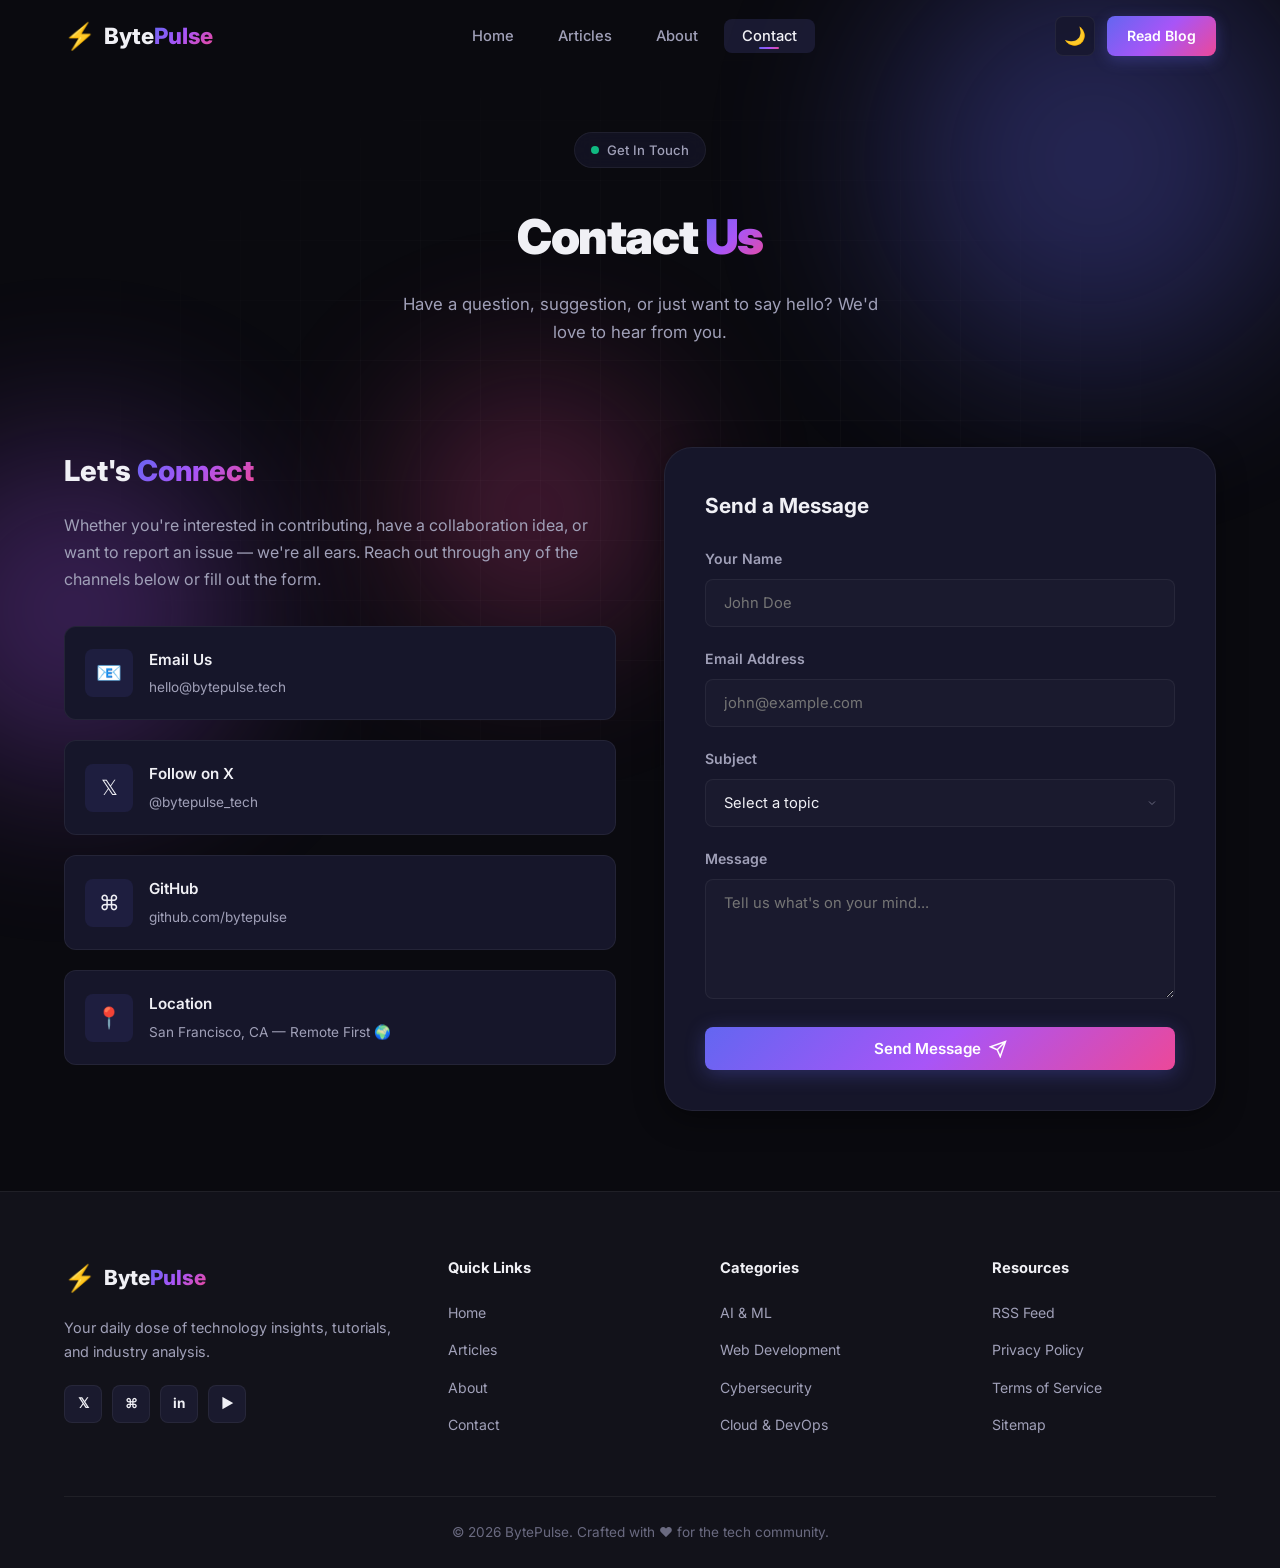
<file: contact.html>
<!DOCTYPE html>
<html lang="en">

<head>
    <meta charset="UTF-8">
    <meta name="viewport" content="width=device-width, initial-scale=1.0">
    <title>Contact Us — BytePulse Tech Blog</title>
    <meta name="description"
        content="Get in touch with the BytePulse team. We'd love to hear from you — whether it's feedback, collaboration, or just a hello.">
    <link rel="preconnect" href="https://fonts.googleapis.com">
    <link rel="preconnect" href="https://fonts.gstatic.com" crossorigin>
    <link
        href="https://fonts.googleapis.com/css2?family=Inter:wght@300;400;500;600;700;800;900&family=JetBrains+Mono:wght@400;500;600&display=swap"
        rel="stylesheet">
    <link rel="stylesheet" href="style.css">
</head>

<body>
    <!-- Navigation -->
    <nav class="navbar" id="navbar">
        <div class="nav-container">
            <a href="index.html" class="nav-logo" id="nav-logo">
                <span class="logo-icon">⚡</span>
                <span class="logo-text">Byte<span class="logo-accent">Pulse</span></span>
            </a>
            <ul class="nav-links" id="nav-links">
                <li><a href="index.html" class="nav-link">Home</a></li>
                <li><a href="blog.html" class="nav-link">Articles</a></li>
                <li><a href="about.html" class="nav-link">About</a></li>
                <li><a href="contact.html" class="nav-link active">Contact</a></li>
            </ul>
            <div class="nav-actions">
                <button class="theme-toggle" id="theme-toggle" aria-label="Toggle dark mode">
                    <span class="theme-icon">🌙</span>
                </button>
                <a href="blog.html" class="nav-cta">Read Blog</a>
                <button class="hamburger" id="hamburger" aria-label="Toggle menu">
                    <span></span><span></span><span></span>
                </button>
            </div>
        </div>
    </nav>

    <!-- Background Effects -->
    <div class="hero-bg-effects">
        <div class="hero-orb hero-orb-1"></div>
        <div class="hero-orb hero-orb-2"></div>
        <div class="hero-orb hero-orb-3"></div>
        <div class="hero-grid"></div>
    </div>

    <!-- Page Hero -->
    <section class="page-hero">
        <div class="hero-badge">
            <span class="badge-dot"></span>
            <span>Get In Touch</span>
        </div>
        <h1>Contact <span class="gradient-text">Us</span></h1>
        <p>Have a question, suggestion, or just want to say hello? We'd love to hear from you.</p>
    </section>

    <!-- Contact Section -->
    <section class="contact-section">
        <div class="container">
            <div class="contact-grid">
                <!-- Contact Info -->
                <div class="contact-info">
                    <h2>Let's <span class="gradient-text">Connect</span></h2>
                    <p>Whether you're interested in contributing, have a collaboration idea, or want to report an issue
                        — we're all ears. Reach out through any of the channels below or fill out the form.</p>

                    <div class="contact-methods">
                        <div class="contact-method" id="contact-email">
                            <div class="method-icon">📧</div>
                            <div class="method-info">
                                <h3>Email Us</h3>
                                <p>hello@bytepulse.tech</p>
                            </div>
                        </div>
                        <div class="contact-method" id="contact-twitter">
                            <div class="method-icon">𝕏</div>
                            <div class="method-info">
                                <h3>Follow on X</h3>
                                <p>@bytepulse_tech</p>
                            </div>
                        </div>
                        <div class="contact-method" id="contact-github">
                            <div class="method-icon">⌘</div>
                            <div class="method-info">
                                <h3>GitHub</h3>
                                <p>github.com/bytepulse</p>
                            </div>
                        </div>
                        <div class="contact-method" id="contact-location">
                            <div class="method-icon">📍</div>
                            <div class="method-info">
                                <h3>Location</h3>
                                <p>San Francisco, CA — Remote First 🌍</p>
                            </div>
                        </div>
                    </div>
                </div>

                <!-- Contact Form -->
                <div class="contact-form-card" id="contact-form-card">
                    <h3>Send a Message</h3>
                    <form id="contact-form">
                        <div class="form-group">
                            <label for="contact-name">Your Name</label>
                            <input type="text" id="contact-name" name="name" placeholder="John Doe" required>
                        </div>
                        <div class="form-group">
                            <label for="contact-email-input">Email Address</label>
                            <input type="email" id="contact-email-input" name="email" placeholder="john@example.com"
                                required>
                        </div>
                        <div class="form-group">
                            <label for="contact-subject">Subject</label>
                            <select id="contact-subject" name="subject" required>
                                <option value="" disabled selected>Select a topic</option>
                                <option value="general">General Inquiry</option>
                                <option value="collaboration">Collaboration</option>
                                <option value="contribute">Write for Us</option>
                                <option value="feedback">Feedback</option>
                                <option value="bug">Report a Bug</option>
                            </select>
                        </div>
                        <div class="form-group">
                            <label for="contact-message">Message</label>
                            <textarea id="contact-message" name="message" placeholder="Tell us what's on your mind..."
                                rows="5" required></textarea>
                        </div>
                        <button type="submit" class="btn btn-primary" style="width: 100%; justify-content: center;"
                            id="contact-submit">
                            Send Message
                            <svg width="18" height="18" viewBox="0 0 24 24" fill="none" stroke="currentColor"
                                stroke-width="2">
                                <path d="M22 2L11 13M22 2l-7 20-4-9-9-4 20-7z" />
                            </svg>
                        </button>
                    </form>
                </div>
            </div>
        </div>
    </section>

    <!-- Footer -->
    <footer class="footer" id="footer">
        <div class="container">
            <div class="footer-grid">
                <div class="footer-brand">
                    <a href="index.html" class="footer-logo">
                        <span class="logo-icon">⚡</span>
                        <span class="logo-text">Byte<span class="logo-accent">Pulse</span></span>
                    </a>
                    <p class="footer-tagline">Your daily dose of technology insights, tutorials, and industry analysis.
                    </p>
                    <div class="footer-socials">
                        <a href="#" class="social-link" aria-label="Twitter">𝕏</a>
                        <a href="#" class="social-link" aria-label="GitHub">⌘</a>
                        <a href="#" class="social-link" aria-label="LinkedIn">in</a>
                        <a href="#" class="social-link" aria-label="YouTube">▶</a>
                    </div>
                </div>
                <div class="footer-links">
                    <h4>Quick Links</h4>
                    <ul>
                        <li><a href="index.html">Home</a></li>
                        <li><a href="blog.html">Articles</a></li>
                        <li><a href="about.html">About</a></li>
                        <li><a href="contact.html">Contact</a></li>
                    </ul>
                </div>
                <div class="footer-links">
                    <h4>Categories</h4>
                    <ul>
                        <li><a href="blog.html">AI & ML</a></li>
                        <li><a href="blog.html">Web Development</a></li>
                        <li><a href="blog.html">Cybersecurity</a></li>
                        <li><a href="blog.html">Cloud & DevOps</a></li>
                    </ul>
                </div>
                <div class="footer-links">
                    <h4>Resources</h4>
                    <ul>
                        <li><a href="#">RSS Feed</a></li>
                        <li><a href="#">Privacy Policy</a></li>
                        <li><a href="#">Terms of Service</a></li>
                        <li><a href="#">Sitemap</a></li>
                    </ul>
                </div>
            </div>
            <div class="footer-bottom">
                <p>&copy; 2026 BytePulse. Crafted with ❤️ for the tech community.</p>
            </div>
        </div>
    </footer>

    <script src="script.js"></script>
</body>

</html>
</file>
<file: style.css>
/* ============================================
   BYTEPULSE — TECH BLOG DESIGN SYSTEM
   ============================================ */

/* ---------- CSS Custom Properties ---------- */
:root {
    /* Colors — Dark Theme (Default) */
    --bg-primary: #0a0a0f;
    --bg-secondary: #12121a;
    --bg-tertiary: #1a1a2e;
    --bg-card: #16162a;
    --bg-card-hover: #1e1e3a;
    --bg-glass: rgba(22, 22, 42, 0.7);
    --bg-glass-hover: rgba(30, 30, 58, 0.8);

    --text-primary: #f0f0f5;
    --text-secondary: #a0a0b8;
    --text-muted: #6a6a80;
    --text-accent: #818cf8;

    --accent-primary: #6366f1;
    --accent-secondary: #818cf8;
    --accent-gradient: linear-gradient(135deg, #6366f1, #a855f7, #ec4899);
    --accent-glow: rgba(99, 102, 241, 0.3);

    --border-color: rgba(255, 255, 255, 0.06);
    --border-hover: rgba(255, 255, 255, 0.12);

    --shadow-sm: 0 2px 8px rgba(0, 0, 0, 0.3);
    --shadow-md: 0 8px 30px rgba(0, 0, 0, 0.4);
    --shadow-lg: 0 20px 60px rgba(0, 0, 0, 0.5);
    --shadow-glow: 0 0 40px rgba(99, 102, 241, 0.15);

    --radius-sm: 8px;
    --radius-md: 12px;
    --radius-lg: 20px;
    --radius-xl: 28px;

    --transition-fast: 0.2s ease;
    --transition-med: 0.35s ease;
    --transition-slow: 0.5s ease;

    --font-sans: 'Inter', -apple-system, BlinkMacSystemFont, sans-serif;
    --font-mono: 'JetBrains Mono', 'Fira Code', monospace;

    --container-max: 1200px;
    --nav-height: 72px;
}

/* Light Theme */
[data-theme="light"] {
    --bg-primary: #f8f9fc;
    --bg-secondary: #ffffff;
    --bg-tertiary: #f0f1f5;
    --bg-card: #ffffff;
    --bg-card-hover: #f5f5ff;
    --bg-glass: rgba(255, 255, 255, 0.8);
    --bg-glass-hover: rgba(255, 255, 255, 0.9);

    --text-primary: #1a1a2e;
    --text-secondary: #555570;
    --text-muted: #8888a0;
    --text-accent: #6366f1;

    --border-color: rgba(0, 0, 0, 0.08);
    --border-hover: rgba(0, 0, 0, 0.15);

    --shadow-sm: 0 2px 8px rgba(0, 0, 0, 0.06);
    --shadow-md: 0 8px 30px rgba(0, 0, 0, 0.08);
    --shadow-lg: 0 20px 60px rgba(0, 0, 0, 0.1);
    --shadow-glow: 0 0 40px rgba(99, 102, 241, 0.08);
}

/* ---------- Reset & Base ---------- */
*, *::before, *::after {
    margin: 0;
    padding: 0;
    box-sizing: border-box;
}

html {
    scroll-behavior: smooth;
    -webkit-font-smoothing: antialiased;
    -moz-osx-font-smoothing: grayscale;
}

body {
    font-family: var(--font-sans);
    background: var(--bg-primary);
    color: var(--text-primary);
    line-height: 1.7;
    overflow-x: hidden;
    transition: background var(--transition-med), color var(--transition-med);
}

a {
    text-decoration: none;
    color: inherit;
    transition: color var(--transition-fast);
}

img {
    max-width: 100%;
    height: auto;
    display: block;
}

ul { list-style: none; }

.container {
    width: 100%;
    max-width: var(--container-max);
    margin: 0 auto;
    padding: 0 24px;
}

/* ---------- Selection ---------- */
::selection {
    background: var(--accent-primary);
    color: white;
}

/* ---------- Scrollbar (Webkit) ---------- */
::-webkit-scrollbar {
    width: 8px;
}
::-webkit-scrollbar-track {
    background: var(--bg-secondary);
}
::-webkit-scrollbar-thumb {
    background: var(--accent-primary);
    border-radius: 4px;
}

/* ============================================
   NAVIGATION
   ============================================ */
.navbar {
    position: fixed;
    top: 0;
    left: 0;
    right: 0;
    height: var(--nav-height);
    z-index: 1000;
    background: transparent;
    transition: background var(--transition-med), box-shadow var(--transition-med), backdrop-filter var(--transition-med);
}

.navbar.scrolled {
    background: var(--bg-glass);
    backdrop-filter: blur(20px);
    -webkit-backdrop-filter: blur(20px);
    box-shadow: var(--shadow-sm);
    border-bottom: 1px solid var(--border-color);
}

.nav-container {
    max-width: var(--container-max);
    margin: 0 auto;
    padding: 0 24px;
    height: 100%;
    display: flex;
    align-items: center;
    justify-content: space-between;
}

.nav-logo {
    display: flex;
    align-items: center;
    gap: 8px;
    font-size: 1.4rem;
    font-weight: 800;
    z-index: 1001;
}

.logo-icon {
    font-size: 1.6rem;
    animation: pulse-glow 2s ease-in-out infinite;
}

@keyframes pulse-glow {
    0%, 100% { filter: drop-shadow(0 0 8px rgba(99, 102, 241, 0.5)); }
    50% { filter: drop-shadow(0 0 16px rgba(99, 102, 241, 0.8)); }
}

.logo-accent {
    background: var(--accent-gradient);
    -webkit-background-clip: text;
    -webkit-text-fill-color: transparent;
    background-clip: text;
}

.nav-links {
    display: flex;
    gap: 8px;
}

.nav-link {
    padding: 8px 18px;
    font-size: 0.92rem;
    font-weight: 500;
    color: var(--text-secondary);
    border-radius: var(--radius-sm);
    transition: all var(--transition-fast);
    position: relative;
}

.nav-link:hover,
.nav-link.active {
    color: var(--text-primary);
    background: var(--bg-glass-hover);
}

.nav-link.active::after {
    content: '';
    position: absolute;
    bottom: 4px;
    left: 50%;
    transform: translateX(-50%);
    width: 20px;
    height: 2px;
    background: var(--accent-gradient);
    border-radius: 1px;
}

.nav-actions {
    display: flex;
    align-items: center;
    gap: 12px;
}

.theme-toggle {
    width: 40px;
    height: 40px;
    border: 1px solid var(--border-color);
    border-radius: var(--radius-sm);
    background: var(--bg-glass);
    cursor: pointer;
    display: flex;
    align-items: center;
    justify-content: center;
    font-size: 1.1rem;
    transition: all var(--transition-fast);
}

.theme-toggle:hover {
    background: var(--bg-glass-hover);
    border-color: var(--border-hover);
    transform: scale(1.05);
}

.nav-cta {
    padding: 8px 20px;
    background: var(--accent-gradient);
    color: white;
    font-size: 0.88rem;
    font-weight: 600;
    border-radius: var(--radius-sm);
    transition: all var(--transition-fast);
    box-shadow: 0 4px 15px var(--accent-glow);
}

.nav-cta:hover {
    transform: translateY(-2px);
    box-shadow: 0 6px 25px var(--accent-glow);
}

/* Hamburger */
.hamburger {
    display: none;
    flex-direction: column;
    gap: 5px;
    background: none;
    border: none;
    cursor: pointer;
    padding: 4px;
    z-index: 1001;
}

.hamburger span {
    width: 24px;
    height: 2px;
    background: var(--text-primary);
    border-radius: 2px;
    transition: all var(--transition-fast);
}

.hamburger.active span:nth-child(1) {
    transform: rotate(45deg) translate(5px, 5px);
}
.hamburger.active span:nth-child(2) {
    opacity: 0;
}
.hamburger.active span:nth-child(3) {
    transform: rotate(-45deg) translate(5px, -5px);
}

/* ============================================
   BUTTONS
   ============================================ */
.btn {
    display: inline-flex;
    align-items: center;
    gap: 8px;
    padding: 12px 28px;
    font-family: var(--font-sans);
    font-size: 0.95rem;
    font-weight: 600;
    border: none;
    border-radius: var(--radius-sm);
    cursor: pointer;
    transition: all var(--transition-fast);
}

.btn-primary {
    background: var(--accent-gradient);
    color: white;
    box-shadow: 0 4px 20px var(--accent-glow);
}

.btn-primary:hover {
    transform: translateY(-2px);
    box-shadow: 0 8px 30px var(--accent-glow);
}

.btn-secondary {
    background: var(--bg-glass);
    color: var(--text-primary);
    border: 1px solid var(--border-color);
    backdrop-filter: blur(10px);
}

.btn-secondary:hover {
    background: var(--bg-glass-hover);
    border-color: var(--border-hover);
    transform: translateY(-2px);
}

/* ============================================
   HERO SECTION
   ============================================ */
.hero {
    min-height: 100vh;
    display: flex;
    align-items: center;
    justify-content: center;
    padding: calc(var(--nav-height) + 40px) 24px 60px;
    position: relative;
    overflow: hidden;
    max-width: var(--container-max);
    margin: 0 auto;
    gap: 60px;
}

.hero-bg-effects {
    position: fixed;
    top: 0;
    left: 0;
    width: 100%;
    height: 100%;
    pointer-events: none;
    z-index: -1;
}

.hero-orb {
    position: absolute;
    border-radius: 50%;
    filter: blur(80px);
    opacity: 0.4;
}

.hero-orb-1 {
    width: 500px;
    height: 500px;
    background: radial-gradient(circle, #6366f1, transparent);
    top: -10%;
    right: -5%;
    animation: float-orb 8s ease-in-out infinite;
}

.hero-orb-2 {
    width: 400px;
    height: 400px;
    background: radial-gradient(circle, #a855f7, transparent);
    bottom: 10%;
    left: -10%;
    animation: float-orb 10s ease-in-out infinite reverse;
}

.hero-orb-3 {
    width: 300px;
    height: 300px;
    background: radial-gradient(circle, #ec4899, transparent);
    top: 40%;
    left: 30%;
    animation: float-orb 12s ease-in-out infinite 2s;
}

@keyframes float-orb {
    0%, 100% { transform: translate(0, 0) scale(1); }
    33% { transform: translate(30px, -30px) scale(1.05); }
    66% { transform: translate(-20px, 20px) scale(0.95); }
}

.hero-grid {
    position: absolute;
    inset: 0;
    background-image:
        linear-gradient(rgba(255, 255, 255, 0.02) 1px, transparent 1px),
        linear-gradient(90deg, rgba(255, 255, 255, 0.02) 1px, transparent 1px);
    background-size: 60px 60px;
    mask-image: radial-gradient(ellipse at center, black 30%, transparent 70%);
    -webkit-mask-image: radial-gradient(ellipse at center, black 30%, transparent 70%);
}

[data-theme="light"] .hero-grid {
    background-image:
        linear-gradient(rgba(0, 0, 0, 0.04) 1px, transparent 1px),
        linear-gradient(90deg, rgba(0, 0, 0, 0.04) 1px, transparent 1px);
}

.hero-content {
    flex: 1;
    max-width: 600px;
}

.hero-badge {
    display: inline-flex;
    align-items: center;
    gap: 8px;
    padding: 6px 16px;
    background: var(--bg-glass);
    border: 1px solid var(--border-color);
    border-radius: 50px;
    font-size: 0.82rem;
    font-weight: 500;
    color: var(--text-secondary);
    margin-bottom: 28px;
    backdrop-filter: blur(10px);
}

.badge-dot {
    width: 8px;
    height: 8px;
    background: #10b981;
    border-radius: 50%;
    animation: pulse-dot 2s ease-in-out infinite;
}

@keyframes pulse-dot {
    0%, 100% { box-shadow: 0 0 0 0 rgba(16, 185, 129, 0.4); }
    50% { box-shadow: 0 0 0 6px rgba(16, 185, 129, 0); }
}

.hero-title {
    font-size: clamp(2.5rem, 5vw, 3.8rem);
    font-weight: 900;
    line-height: 1.1;
    letter-spacing: -0.03em;
    margin-bottom: 20px;
}

.gradient-text {
    background: var(--accent-gradient);
    -webkit-background-clip: text;
    -webkit-text-fill-color: transparent;
    background-clip: text;
}

.hero-subtitle {
    font-size: 1.08rem;
    color: var(--text-secondary);
    line-height: 1.7;
    margin-bottom: 32px;
    max-width: 500px;
}

.hero-actions {
    display: flex;
    gap: 16px;
    margin-bottom: 48px;
    flex-wrap: wrap;
}

.hero-stats {
    display: flex;
    align-items: center;
    gap: 28px;
}

.stat {
    display: flex;
    flex-direction: column;
}

.stat-number {
    font-size: 1.8rem;
    font-weight: 800;
    color: var(--text-primary);
    font-variant-numeric: tabular-nums;
}

.stat-plus {
    font-size: 1.8rem;
    font-weight: 800;
    background: var(--accent-gradient);
    -webkit-background-clip: text;
    -webkit-text-fill-color: transparent;
    background-clip: text;
}

.stat-label {
    font-size: 0.82rem;
    color: var(--text-muted);
    font-weight: 500;
}

.stat-divider {
    width: 1px;
    height: 40px;
    background: var(--border-color);
}

/* Code Window */
.hero-visual {
    flex: 1;
    max-width: 480px;
}

.code-window {
    background: var(--bg-card);
    border: 1px solid var(--border-color);
    border-radius: var(--radius-lg);
    overflow: hidden;
    box-shadow: var(--shadow-lg), var(--shadow-glow);
    transition: transform var(--transition-med), box-shadow var(--transition-med);
}

.code-window:hover {
    transform: translateY(-4px) rotate(-0.5deg);
    box-shadow: var(--shadow-lg), 0 0 60px rgba(99, 102, 241, 0.2);
}

.code-header {
    display: flex;
    align-items: center;
    gap: 8px;
    padding: 14px 18px;
    background: var(--bg-tertiary);
    border-bottom: 1px solid var(--border-color);
}

.code-dot {
    width: 12px;
    height: 12px;
    border-radius: 50%;
}
.code-dot.red { background: #ff5f57; }
.code-dot.yellow { background: #ffbd2e; }
.code-dot.green { background: #28ca41; }

.code-filename {
    margin-left: auto;
    font-family: var(--font-mono);
    font-size: 0.78rem;
    color: var(--text-muted);
}

.code-body {
    padding: 24px;
    font-family: var(--font-mono);
    font-size: 0.88rem;
    line-height: 1.8;
    overflow-x: auto;
}

.code-keyword { color: #c084fc; }
.code-var { color: #67e8f9; }
.code-prop { color: #fbbf24; }
.code-string { color: #34d399; }

/* Animate In */
.animate-in {
    opacity: 0;
    transform: translateY(30px);
    animation: slide-up 0.8s ease forwards;
}

.animate-in:nth-child(1) { animation-delay: 0.1s; }
.animate-in:nth-child(2) { animation-delay: 0.25s; }
.animate-in:nth-child(3) { animation-delay: 0.4s; }
.animate-in:nth-child(4) { animation-delay: 0.55s; }
.animate-in:nth-child(5) { animation-delay: 0.7s; }
.animate-in:nth-child(6) { animation-delay: 0.85s; }

@keyframes slide-up {
    to {
        opacity: 1;
        transform: translateY(0);
    }
}

/* ============================================
   SECTION COMMON
   ============================================ */
.section-header {
    text-align: center;
    margin-bottom: 48px;
}

.section-tag {
    display: inline-block;
    padding: 4px 14px;
    background: rgba(99, 102, 241, 0.1);
    color: var(--accent-secondary);
    font-size: 0.8rem;
    font-weight: 600;
    border-radius: 50px;
    text-transform: uppercase;
    letter-spacing: 0.08em;
    margin-bottom: 12px;
}

.section-title {
    font-size: clamp(1.8rem, 3.5vw, 2.4rem);
    font-weight: 800;
    letter-spacing: -0.02em;
    margin-bottom: 12px;
}

.section-desc {
    color: var(--text-secondary);
    font-size: 1.02rem;
    max-width: 500px;
    margin: 0 auto;
}

/* ============================================
   FEATURED POST
   ============================================ */
.featured-section {
    padding: 80px 0;
}

.featured-card {
    display: grid;
    grid-template-columns: 1fr 1fr;
    background: var(--bg-card);
    border: 1px solid var(--border-color);
    border-radius: var(--radius-xl);
    overflow: hidden;
    box-shadow: var(--shadow-md);
    transition: all var(--transition-med);
}

.featured-card:hover {
    box-shadow: var(--shadow-lg), var(--shadow-glow);
    transform: translateY(-4px);
    border-color: var(--border-hover);
}

.featured-image {
    position: relative;
    min-height: 360px;
    overflow: hidden;
}

.featured-image img {
    width: 100%;
    height: 100%;
    object-fit: cover;
    transition: transform var(--transition-slow);
}

.featured-card:hover .featured-image img {
    transform: scale(1.05);
}

.featured-overlay {
    position: absolute;
    inset: 0;
    background: linear-gradient(135deg, rgba(99, 102, 241, 0.2), transparent);
}

.featured-category {
    position: absolute;
    top: 20px;
    left: 20px;
    padding: 6px 14px;
    background: rgba(99, 102, 241, 0.9);
    color: white;
    font-size: 0.78rem;
    font-weight: 600;
    border-radius: 50px;
    backdrop-filter: blur(10px);
}

.featured-content {
    padding: 40px;
    display: flex;
    flex-direction: column;
    justify-content: center;
}

.featured-meta {
    display: flex;
    gap: 16px;
    margin-bottom: 16px;
    font-size: 0.85rem;
    color: var(--text-muted);
}

.featured-title {
    font-size: 1.6rem;
    font-weight: 800;
    line-height: 1.3;
    margin-bottom: 16px;
    letter-spacing: -0.01em;
}

.featured-excerpt {
    color: var(--text-secondary);
    font-size: 0.95rem;
    line-height: 1.7;
    margin-bottom: 28px;
}

.featured-footer {
    display: flex;
    align-items: center;
    justify-content: space-between;
    margin-top: auto;
}

.author {
    display: flex;
    align-items: center;
    gap: 12px;
}

.author-avatar {
    width: 40px;
    height: 40px;
    border-radius: 50%;
    background: var(--accent-gradient);
    display: flex;
    align-items: center;
    justify-content: center;
    color: white;
    font-size: 0.82rem;
    font-weight: 700;
}

.author-info {
    display: flex;
    flex-direction: column;
}

.author-name {
    font-size: 0.88rem;
    font-weight: 600;
}

.author-role {
    font-size: 0.78rem;
    color: var(--text-muted);
}

.read-more {
    display: inline-flex;
    align-items: center;
    gap: 6px;
    color: var(--accent-secondary);
    font-weight: 600;
    font-size: 0.9rem;
    transition: all var(--transition-fast);
}

.read-more:hover {
    gap: 10px;
    color: var(--accent-primary);
}

/* ============================================
   CATEGORIES
   ============================================ */
.categories-section {
    padding: 80px 0;
    background: var(--bg-secondary);
}

.categories-grid {
    display: grid;
    grid-template-columns: repeat(3, 1fr);
    gap: 20px;
}

.category-card {
    padding: 32px;
    background: var(--bg-card);
    border: 1px solid var(--border-color);
    border-radius: var(--radius-lg);
    transition: all var(--transition-med);
    position: relative;
    overflow: hidden;
}

.category-card::before {
    content: '';
    position: absolute;
    top: 0;
    left: 0;
    width: 100%;
    height: 3px;
    background: var(--accent);
    transform: scaleX(0);
    transform-origin: left;
    transition: transform var(--transition-med);
}

.category-card:hover {
    transform: translateY(-6px);
    box-shadow: var(--shadow-md);
    border-color: var(--border-hover);
}

.category-card:hover::before {
    transform: scaleX(1);
}

.category-icon {
    font-size: 2.2rem;
    margin-bottom: 16px;
    display: inline-block;
    transition: transform var(--transition-fast);
}

.category-card:hover .category-icon {
    transform: scale(1.15) rotate(-5deg);
}

.category-card h3 {
    font-size: 1.1rem;
    font-weight: 700;
    margin-bottom: 8px;
}

.category-card p {
    font-size: 0.88rem;
    color: var(--text-secondary);
    line-height: 1.6;
    margin-bottom: 16px;
}

.category-count {
    font-size: 0.8rem;
    color: var(--accent);
    font-weight: 600;
}

/* ============================================
   LATEST POSTS
   ============================================ */
.posts-section {
    padding: 80px 0;
}

.posts-grid {
    display: grid;
    grid-template-columns: repeat(3, 1fr);
    gap: 24px;
    margin-bottom: 48px;
}

.post-card {
    background: var(--bg-card);
    border: 1px solid var(--border-color);
    border-radius: var(--radius-lg);
    overflow: hidden;
    transition: all var(--transition-med);
}

.post-card:hover {
    transform: translateY(-6px);
    box-shadow: var(--shadow-md), var(--shadow-glow);
    border-color: var(--border-hover);
}

.post-image {
    position: relative;
    height: 200px;
    overflow: hidden;
}

.post-image img {
    width: 100%;
    height: 100%;
    object-fit: cover;
    transition: transform var(--transition-slow);
}

.post-card:hover .post-image img {
    transform: scale(1.08);
}

.post-category {
    position: absolute;
    top: 14px;
    left: 14px;
    padding: 4px 12px;
    background: var(--cat-color);
    color: white;
    font-size: 0.72rem;
    font-weight: 600;
    border-radius: 50px;
    text-transform: uppercase;
    letter-spacing: 0.05em;
}

.post-body {
    padding: 24px;
}

.post-meta {
    display: flex;
    gap: 6px;
    font-size: 0.8rem;
    color: var(--text-muted);
    margin-bottom: 12px;
}

.post-title {
    font-size: 1.08rem;
    font-weight: 700;
    line-height: 1.4;
    margin-bottom: 10px;
    display: -webkit-box;
    -webkit-line-clamp: 2;
    -webkit-box-orient: vertical;
    overflow: hidden;
}

.post-excerpt {
    font-size: 0.88rem;
    color: var(--text-secondary);
    line-height: 1.6;
    margin-bottom: 16px;
    display: -webkit-box;
    -webkit-line-clamp: 3;
    -webkit-box-orient: vertical;
    overflow: hidden;
}

.post-link {
    display: inline-flex;
    align-items: center;
    gap: 6px;
    color: var(--accent-secondary);
    font-size: 0.85rem;
    font-weight: 600;
    transition: all var(--transition-fast);
}

.post-link:hover {
    gap: 10px;
    color: var(--accent-primary);
}

.posts-cta {
    text-align: center;
}

/* ============================================
   NEWSLETTER
   ============================================ */
.newsletter-section {
    padding: 80px 0;
}

.newsletter-card {
    position: relative;
    padding: 64px;
    background: var(--bg-card);
    border: 1px solid var(--border-color);
    border-radius: var(--radius-xl);
    overflow: hidden;
    text-align: center;
    box-shadow: var(--shadow-md);
}

.newsletter-bg {
    position: absolute;
    inset: 0;
    pointer-events: none;
}

.newsletter-orb {
    position: absolute;
    border-radius: 50%;
    filter: blur(80px);
    opacity: 0.3;
}

.newsletter-orb-1 {
    width: 300px;
    height: 300px;
    background: var(--accent-primary);
    top: -50px;
    right: -50px;
}

.newsletter-orb-2 {
    width: 250px;
    height: 250px;
    background: #a855f7;
    bottom: -50px;
    left: -50px;
}

.newsletter-content {
    position: relative;
    z-index: 1;
}

.newsletter-icon {
    font-size: 3rem;
    margin-bottom: 16px;
    display: inline-block;
    animation: float-orb 3s ease-in-out infinite;
}

.newsletter-title {
    font-size: 2rem;
    font-weight: 800;
    margin-bottom: 12px;
}

.newsletter-desc {
    color: var(--text-secondary);
    font-size: 1rem;
    max-width: 500px;
    margin: 0 auto 28px;
    line-height: 1.7;
}

.newsletter-form {
    max-width: 500px;
    margin: 0 auto;
}

.input-group {
    display: flex;
    gap: 12px;
    margin-bottom: 12px;
}

.input-group input {
    flex: 1;
    padding: 14px 20px;
    background: var(--bg-tertiary);
    border: 1px solid var(--border-color);
    border-radius: var(--radius-sm);
    color: var(--text-primary);
    font-family: var(--font-sans);
    font-size: 0.92rem;
    outline: none;
    transition: all var(--transition-fast);
}

.input-group input:focus {
    border-color: var(--accent-primary);
    box-shadow: 0 0 0 3px var(--accent-glow);
}

.input-group input::placeholder {
    color: var(--text-muted);
}

.newsletter-note {
    font-size: 0.8rem;
    color: var(--text-muted);
}

/* ============================================
   FOOTER
   ============================================ */
.footer {
    padding: 64px 0 24px;
    background: var(--bg-secondary);
    border-top: 1px solid var(--border-color);
}

.footer-grid {
    display: grid;
    grid-template-columns: 1.5fr 1fr 1fr 1fr;
    gap: 48px;
    margin-bottom: 48px;
}

.footer-logo {
    display: flex;
    align-items: center;
    gap: 8px;
    font-size: 1.3rem;
    font-weight: 800;
    margin-bottom: 16px;
}

.footer-tagline {
    color: var(--text-secondary);
    font-size: 0.9rem;
    line-height: 1.7;
    margin-bottom: 20px;
}

.footer-socials {
    display: flex;
    gap: 10px;
}

.social-link {
    width: 38px;
    height: 38px;
    display: flex;
    align-items: center;
    justify-content: center;
    background: var(--bg-tertiary);
    border: 1px solid var(--border-color);
    border-radius: var(--radius-sm);
    font-size: 0.85rem;
    font-weight: 700;
    transition: all var(--transition-fast);
}

.social-link:hover {
    background: var(--accent-primary);
    color: white;
    border-color: var(--accent-primary);
    transform: translateY(-2px);
}

.footer-links h4 {
    font-size: 0.92rem;
    font-weight: 700;
    margin-bottom: 18px;
    color: var(--text-primary);
}

.footer-links li {
    margin-bottom: 10px;
}

.footer-links a {
    font-size: 0.88rem;
    color: var(--text-secondary);
    transition: all var(--transition-fast);
}

.footer-links a:hover {
    color: var(--accent-secondary);
    padding-left: 4px;
}

.footer-bottom {
    padding-top: 24px;
    border-top: 1px solid var(--border-color);
    text-align: center;
}

.footer-bottom p {
    font-size: 0.85rem;
    color: var(--text-muted);
}

/* ============================================
   BLOG PAGE
   ============================================ */
.page-hero {
    padding: calc(var(--nav-height) + 60px) 24px 60px;
    text-align: center;
    position: relative;
    max-width: var(--container-max);
    margin: 0 auto;
}

.page-hero h1 {
    font-size: clamp(2rem, 4vw, 3rem);
    font-weight: 900;
    letter-spacing: -0.03em;
    margin-bottom: 12px;
}

.page-hero p {
    color: var(--text-secondary);
    font-size: 1.05rem;
    max-width: 500px;
    margin: 0 auto;
}

/* Filter Tabs */
.filter-tabs {
    display: flex;
    justify-content: center;
    gap: 8px;
    padding: 0 24px;
    margin-bottom: 48px;
    flex-wrap: wrap;
}

.filter-tab {
    padding: 8px 20px;
    font-family: var(--font-sans);
    font-size: 0.85rem;
    font-weight: 500;
    background: var(--bg-card);
    color: var(--text-secondary);
    border: 1px solid var(--border-color);
    border-radius: 50px;
    cursor: pointer;
    transition: all var(--transition-fast);
}

.filter-tab:hover,
.filter-tab.active {
    background: var(--accent-primary);
    color: white;
    border-color: var(--accent-primary);
}

/* ============================================
   SINGLE POST
   ============================================ */
.post-hero {
    padding: calc(var(--nav-height) + 60px) 24px 40px;
    max-width: 800px;
    margin: 0 auto;
}

.post-hero .post-category-label {
    display: inline-block;
    padding: 6px 16px;
    background: rgba(99, 102, 241, 0.1);
    color: var(--accent-secondary);
    font-size: 0.82rem;
    font-weight: 600;
    border-radius: 50px;
    margin-bottom: 20px;
}

.post-hero h1 {
    font-size: clamp(1.8rem, 4vw, 2.8rem);
    font-weight: 900;
    line-height: 1.2;
    letter-spacing: -0.02em;
    margin-bottom: 20px;
}

.post-hero-meta {
    display: flex;
    align-items: center;
    gap: 20px;
    flex-wrap: wrap;
    margin-bottom: 32px;
}

.post-hero-cover {
    width: 100%;
    max-width: 800px;
    margin: 0 auto 48px;
    border-radius: var(--radius-xl);
    overflow: hidden;
    box-shadow: var(--shadow-lg);
}

.post-hero-cover img {
    width: 100%;
    height: 400px;
    object-fit: cover;
}

/* Article Content */
.article-content {
    max-width: 720px;
    margin: 0 auto;
    padding: 0 24px 80px;
}

.article-content h2 {
    font-size: 1.6rem;
    font-weight: 800;
    margin: 48px 0 16px;
    letter-spacing: -0.01em;
}

.article-content h3 {
    font-size: 1.25rem;
    font-weight: 700;
    margin: 32px 0 12px;
}

.article-content p {
    color: var(--text-secondary);
    font-size: 1.02rem;
    line-height: 1.8;
    margin-bottom: 20px;
}

.article-content ul,
.article-content ol {
    color: var(--text-secondary);
    margin: 16px 0 20px 24px;
    line-height: 1.8;
}

.article-content li {
    list-style: disc;
    margin-bottom: 8px;
}

.article-content blockquote {
    border-left: 3px solid var(--accent-primary);
    padding: 16px 24px;
    margin: 24px 0;
    background: var(--bg-card);
    border-radius: 0 var(--radius-sm) var(--radius-sm) 0;
    color: var(--text-secondary);
    font-style: italic;
}

.article-content pre {
    background: var(--bg-card);
    border: 1px solid var(--border-color);
    border-radius: var(--radius-md);
    padding: 24px;
    margin: 24px 0;
    overflow-x: auto;
    font-family: var(--font-mono);
    font-size: 0.88rem;
    line-height: 1.7;
}

.article-content code {
    font-family: var(--font-mono);
    background: var(--bg-tertiary);
    padding: 2px 8px;
    border-radius: 4px;
    font-size: 0.88em;
    color: var(--accent-secondary);
}

.article-content pre code {
    background: none;
    padding: 0;
    color: var(--text-primary);
}

.article-content a {
    color: var(--accent-secondary);
    text-decoration: underline;
    text-decoration-color: rgba(99, 102, 241, 0.3);
    text-underline-offset: 3px;
    transition: text-decoration-color var(--transition-fast);
}

.article-content a:hover {
    text-decoration-color: var(--accent-primary);
}

/* Tags */
.article-tags {
    display: flex;
    gap: 8px;
    flex-wrap: wrap;
    margin-top: 40px;
    padding-top: 24px;
    border-top: 1px solid var(--border-color);
}

.tag {
    padding: 6px 14px;
    background: var(--bg-tertiary);
    color: var(--text-secondary);
    font-size: 0.8rem;
    font-weight: 500;
    border-radius: 50px;
    transition: all var(--transition-fast);
}

.tag:hover {
    background: var(--accent-primary);
    color: white;
}

/* ============================================
   ABOUT PAGE
   ============================================ */
.about-section {
    padding: 40px 0 80px;
}

.about-grid {
    display: grid;
    grid-template-columns: 1fr 1fr;
    gap: 60px;
    align-items: center;
}

.about-image-container {
    position: relative;
}

.about-image {
    width: 100%;
    border-radius: var(--radius-xl);
    overflow: hidden;
    box-shadow: var(--shadow-lg);
}

.about-image img {
    width: 100%;
    object-fit: cover;
    height: 450px;
}

.about-badge-float {
    position: absolute;
    bottom: -20px;
    right: -20px;
    padding: 16px 24px;
    background: var(--accent-gradient);
    color: white;
    border-radius: var(--radius-md);
    font-weight: 700;
    font-size: 0.95rem;
    box-shadow: var(--shadow-md);
    animation: float-orb 4s ease-in-out infinite;
}

.about-text h2 {
    font-size: 2rem;
    font-weight: 800;
    margin-bottom: 20px;
    letter-spacing: -0.02em;
}

.about-text p {
    color: var(--text-secondary);
    font-size: 1rem;
    line-height: 1.8;
    margin-bottom: 16px;
}

.about-values {
    display: grid;
    grid-template-columns: 1fr 1fr;
    gap: 20px;
    margin-top: 32px;
}

.value-card {
    padding: 24px;
    background: var(--bg-card);
    border: 1px solid var(--border-color);
    border-radius: var(--radius-md);
    transition: all var(--transition-fast);
}

.value-card:hover {
    border-color: var(--border-hover);
    transform: translateY(-2px);
}

.value-icon {
    font-size: 1.8rem;
    margin-bottom: 10px;
}

.value-card h3 {
    font-size: 1rem;
    font-weight: 700;
    margin-bottom: 6px;
}

.value-card p {
    font-size: 0.85rem;
    color: var(--text-muted);
    margin-bottom: 0;
}

/* Team */
.team-section {
    padding: 80px 0;
    background: var(--bg-secondary);
}

.team-grid {
    display: grid;
    grid-template-columns: repeat(3, 1fr);
    gap: 24px;
}

.team-card {
    text-align: center;
    padding: 40px 24px;
    background: var(--bg-card);
    border: 1px solid var(--border-color);
    border-radius: var(--radius-lg);
    transition: all var(--transition-med);
}

.team-card:hover {
    transform: translateY(-6px);
    box-shadow: var(--shadow-md);
}

.team-avatar {
    width: 80px;
    height: 80px;
    margin: 0 auto 16px;
    border-radius: 50%;
    background: var(--accent-gradient);
    display: flex;
    align-items: center;
    justify-content: center;
    color: white;
    font-size: 1.4rem;
    font-weight: 800;
    box-shadow: 0 8px 24px var(--accent-glow);
}

.team-card h3 {
    font-size: 1.1rem;
    font-weight: 700;
    margin-bottom: 4px;
}

.team-role {
    font-size: 0.85rem;
    color: var(--accent-secondary);
    font-weight: 500;
    margin-bottom: 12px;
}

.team-bio {
    font-size: 0.88rem;
    color: var(--text-secondary);
    line-height: 1.6;
}

/* ============================================
   CONTACT PAGE
   ============================================ */
.contact-section {
    padding: 40px 0 80px;
}

.contact-grid {
    display: grid;
    grid-template-columns: 1fr 1fr;
    gap: 48px;
}

.contact-info h2 {
    font-size: 1.8rem;
    font-weight: 800;
    margin-bottom: 16px;
}

.contact-info > p {
    color: var(--text-secondary);
    line-height: 1.7;
    margin-bottom: 32px;
}

.contact-methods {
    display: flex;
    flex-direction: column;
    gap: 20px;
}

.contact-method {
    display: flex;
    align-items: center;
    gap: 16px;
    padding: 20px;
    background: var(--bg-card);
    border: 1px solid var(--border-color);
    border-radius: var(--radius-md);
    transition: all var(--transition-fast);
}

.contact-method:hover {
    border-color: var(--border-hover);
    transform: translateX(4px);
}

.method-icon {
    width: 48px;
    height: 48px;
    display: flex;
    align-items: center;
    justify-content: center;
    background: rgba(99, 102, 241, 0.1);
    border-radius: var(--radius-sm);
    font-size: 1.3rem;
    flex-shrink: 0;
}

.method-info h3 {
    font-size: 0.95rem;
    font-weight: 600;
    margin-bottom: 4px;
}

.method-info p {
    font-size: 0.85rem;
    color: var(--text-secondary);
}

/* Contact Form */
.contact-form-card {
    padding: 40px;
    background: var(--bg-card);
    border: 1px solid var(--border-color);
    border-radius: var(--radius-xl);
    box-shadow: var(--shadow-md);
}

.contact-form-card h3 {
    font-size: 1.3rem;
    font-weight: 700;
    margin-bottom: 24px;
}

.form-group {
    margin-bottom: 20px;
}

.form-group label {
    display: block;
    font-size: 0.88rem;
    font-weight: 600;
    color: var(--text-secondary);
    margin-bottom: 8px;
}

.form-group input,
.form-group textarea,
.form-group select {
    width: 100%;
    padding: 14px 18px;
    background: var(--bg-tertiary);
    border: 1px solid var(--border-color);
    border-radius: var(--radius-sm);
    color: var(--text-primary);
    font-family: var(--font-sans);
    font-size: 0.92rem;
    outline: none;
    transition: all var(--transition-fast);
    resize: vertical;
}

.form-group input:focus,
.form-group textarea:focus,
.form-group select:focus {
    border-color: var(--accent-primary);
    box-shadow: 0 0 0 3px var(--accent-glow);
}

.form-group textarea {
    min-height: 120px;
}

.form-group select {
    appearance: none;
    -webkit-appearance: none;
    background-image: url("data:image/svg+xml,%3Csvg xmlns='http://www.w3.org/2000/svg' width='12' height='12' viewBox='0 0 24 24' fill='none' stroke='%236a6a80' stroke-width='2'%3E%3Cpath d='M6 9l6 6 6-6'/%3E%3C/svg%3E");
    background-repeat: no-repeat;
    background-position: right 16px center;
}

/* ============================================
   SCROLL REVEAL ANIMATIONS
   ============================================ */
.reveal {
    opacity: 0;
    transform: translateY(40px);
    transition: all 0.7s ease;
}

.reveal.visible {
    opacity: 1;
    transform: translateY(0);
}

/* ============================================
   RESPONSIVE
   ============================================ */
@media (max-width: 1024px) {
    .hero {
        flex-direction: column;
        text-align: center;
        padding-top: calc(var(--nav-height) + 60px);
    }

    .hero-content { max-width: 100%; }
    .hero-subtitle { margin: 0 auto 32px; }
    .hero-actions { justify-content: center; }
    .hero-stats { justify-content: center; }
    .hero-visual { max-width: 400px; }

    .featured-card { grid-template-columns: 1fr; }
    .categories-grid { grid-template-columns: repeat(2, 1fr); }
    .posts-grid { grid-template-columns: repeat(2, 1fr); }
    .footer-grid { grid-template-columns: repeat(2, 1fr); }
    .about-grid { grid-template-columns: 1fr; }
    .contact-grid { grid-template-columns: 1fr; }
    .team-grid { grid-template-columns: repeat(2, 1fr); }
}

@media (max-width: 768px) {
    .nav-links {
        position: fixed;
        top: 0;
        right: -100%;
        width: 280px;
        height: 100vh;
        background: var(--bg-secondary);
        flex-direction: column;
        padding: calc(var(--nav-height) + 20px) 24px 24px;
        border-left: 1px solid var(--border-color);
        transition: right var(--transition-med);
        box-shadow: var(--shadow-lg);
    }

    .nav-links.open {
        right: 0;
    }

    .hamburger { display: flex; }
    .nav-cta { display: none; }

    .categories-grid { grid-template-columns: 1fr; }
    .posts-grid { grid-template-columns: 1fr; }
    .footer-grid {
        grid-template-columns: 1fr;
        gap: 32px;
    }

    .newsletter-card { padding: 40px 24px; }
    .input-group { flex-direction: column; }
    
    .team-grid { grid-template-columns: 1fr; }
    .about-values { grid-template-columns: 1fr; }
}

@media (max-width: 480px) {
    .hero-stats {
        flex-direction: column;
        gap: 16px;
    }
    .stat-divider { display: none; }
    
    .hero-title {
        font-size: 2rem;
    }
    
    .featured-content { padding: 24px; }
    .featured-title { font-size: 1.3rem; }
}
</file>
